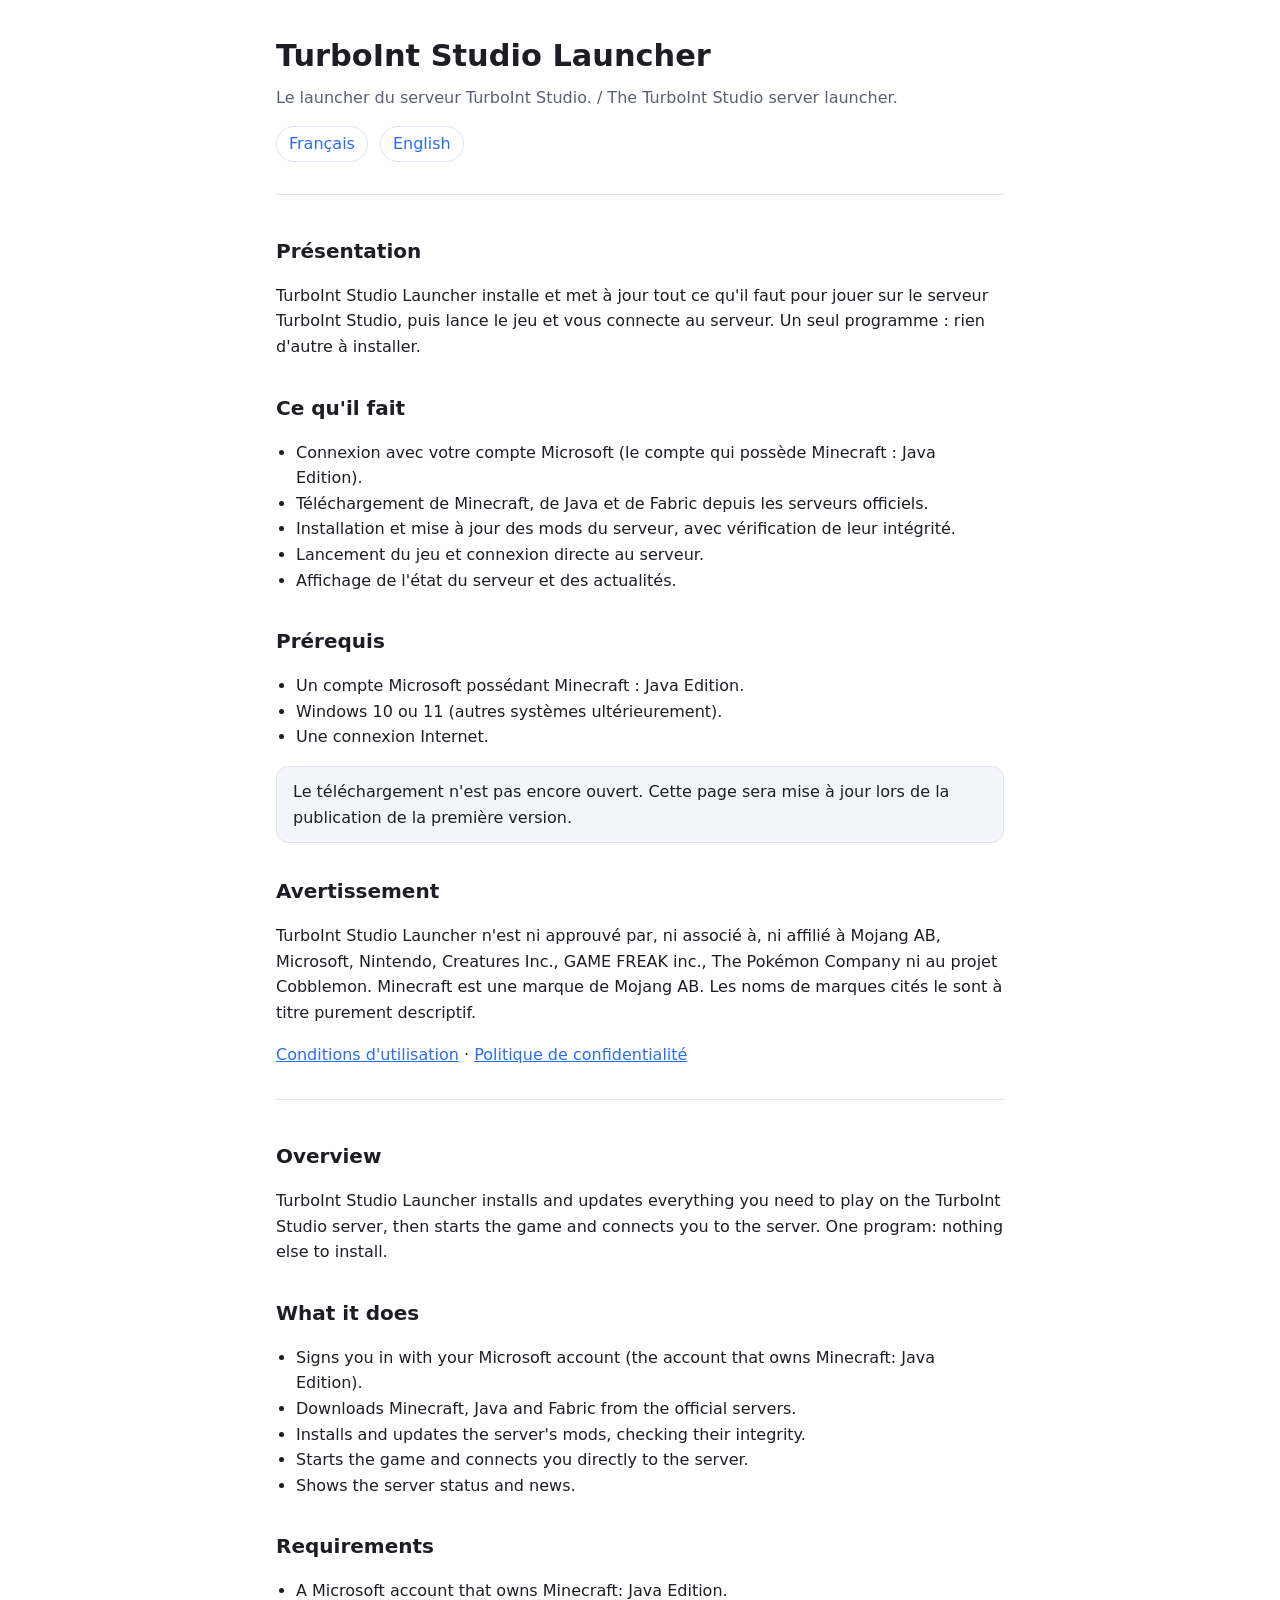
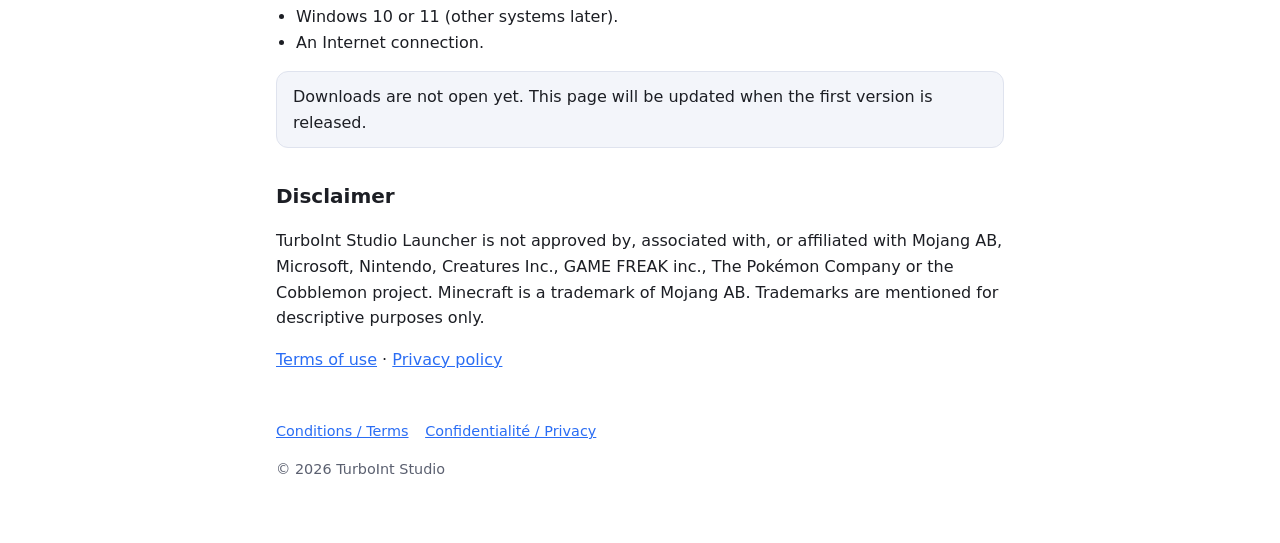
<file: index.html>
<!doctype html>
<html lang="fr">
<head>
  <meta charset="utf-8">
  <meta name="viewport" content="width=device-width, initial-scale=1">
  <title>TurboInt Studio Launcher</title>
  <meta name="description" content="Le launcher du serveur TurboInt Studio : installation, mise à jour des mods et connexion en un clic. / The TurboInt Studio server launcher.">
  <link rel="stylesheet" href="style.css">
</head>
<body>
<header>
  <h1>TurboInt Studio Launcher</h1>
  <p class="lead">Le launcher du serveur TurboInt Studio. / The TurboInt Studio server launcher.</p>
  <nav class="lang"><a href="#fr">Français</a><a href="#en">English</a></nav>
</header>

<main>
<section class="lang" id="fr" lang="fr">
  <h2>Présentation</h2>
  <p>TurboInt Studio Launcher installe et met à jour tout ce qu'il faut pour jouer sur le serveur TurboInt Studio, puis lance le jeu et vous connecte au serveur. Un seul programme : rien d'autre à installer.</p>

  <h2>Ce qu'il fait</h2>
  <ul>
    <li>Connexion avec votre compte Microsoft (le compte qui possède Minecraft : Java Edition).</li>
    <li>Téléchargement de Minecraft, de Java et de Fabric depuis les serveurs officiels.</li>
    <li>Installation et mise à jour des mods du serveur, avec vérification de leur intégrité.</li>
    <li>Lancement du jeu et connexion directe au serveur.</li>
    <li>Affichage de l'état du serveur et des actualités.</li>
  </ul>

  <h2>Prérequis</h2>
  <ul>
    <li>Un compte Microsoft possédant Minecraft : Java Edition.</li>
    <li>Windows 10 ou 11 (autres systèmes ultérieurement).</li>
    <li>Une connexion Internet.</li>
  </ul>

  <p class="card">Le téléchargement n'est pas encore ouvert. Cette page sera mise à jour lors de la publication de la première version.</p>

  <h2>Avertissement</h2>
  <p>TurboInt Studio Launcher n'est ni approuvé par, ni associé à, ni affilié à Mojang AB, Microsoft, Nintendo, Creatures Inc., GAME FREAK inc., The Pokémon Company ni au projet Cobblemon. Minecraft est une marque de Mojang AB. Les noms de marques cités le sont à titre purement descriptif.</p>

  <p><a href="conditions.html#fr">Conditions d'utilisation</a> · <a href="confidentialite.html#fr">Politique de confidentialité</a></p>
</section>

<section class="lang" id="en" lang="en">
  <h2>Overview</h2>
  <p>TurboInt Studio Launcher installs and updates everything you need to play on the TurboInt Studio server, then starts the game and connects you to the server. One program: nothing else to install.</p>

  <h2>What it does</h2>
  <ul>
    <li>Signs you in with your Microsoft account (the account that owns Minecraft: Java Edition).</li>
    <li>Downloads Minecraft, Java and Fabric from the official servers.</li>
    <li>Installs and updates the server's mods, checking their integrity.</li>
    <li>Starts the game and connects you directly to the server.</li>
    <li>Shows the server status and news.</li>
  </ul>

  <h2>Requirements</h2>
  <ul>
    <li>A Microsoft account that owns Minecraft: Java Edition.</li>
    <li>Windows 10 or 11 (other systems later).</li>
    <li>An Internet connection.</li>
  </ul>

  <p class="card">Downloads are not open yet. This page will be updated when the first version is released.</p>

  <h2>Disclaimer</h2>
  <p>TurboInt Studio Launcher is not approved by, associated with, or affiliated with Mojang AB, Microsoft, Nintendo, Creatures Inc., GAME FREAK inc., The Pokémon Company or the Cobblemon project. Minecraft is a trademark of Mojang AB. Trademarks are mentioned for descriptive purposes only.</p>

  <p><a href="conditions.html#en">Terms of use</a> · <a href="confidentialite.html#en">Privacy policy</a></p>
</section>
</main>

<footer>
  <a href="conditions.html">Conditions / Terms</a>
  <a href="confidentialite.html">Confidentialité / Privacy</a>
  <p>© 2026 TurboInt Studio</p>
</footer>
</body>
</html>
</file>
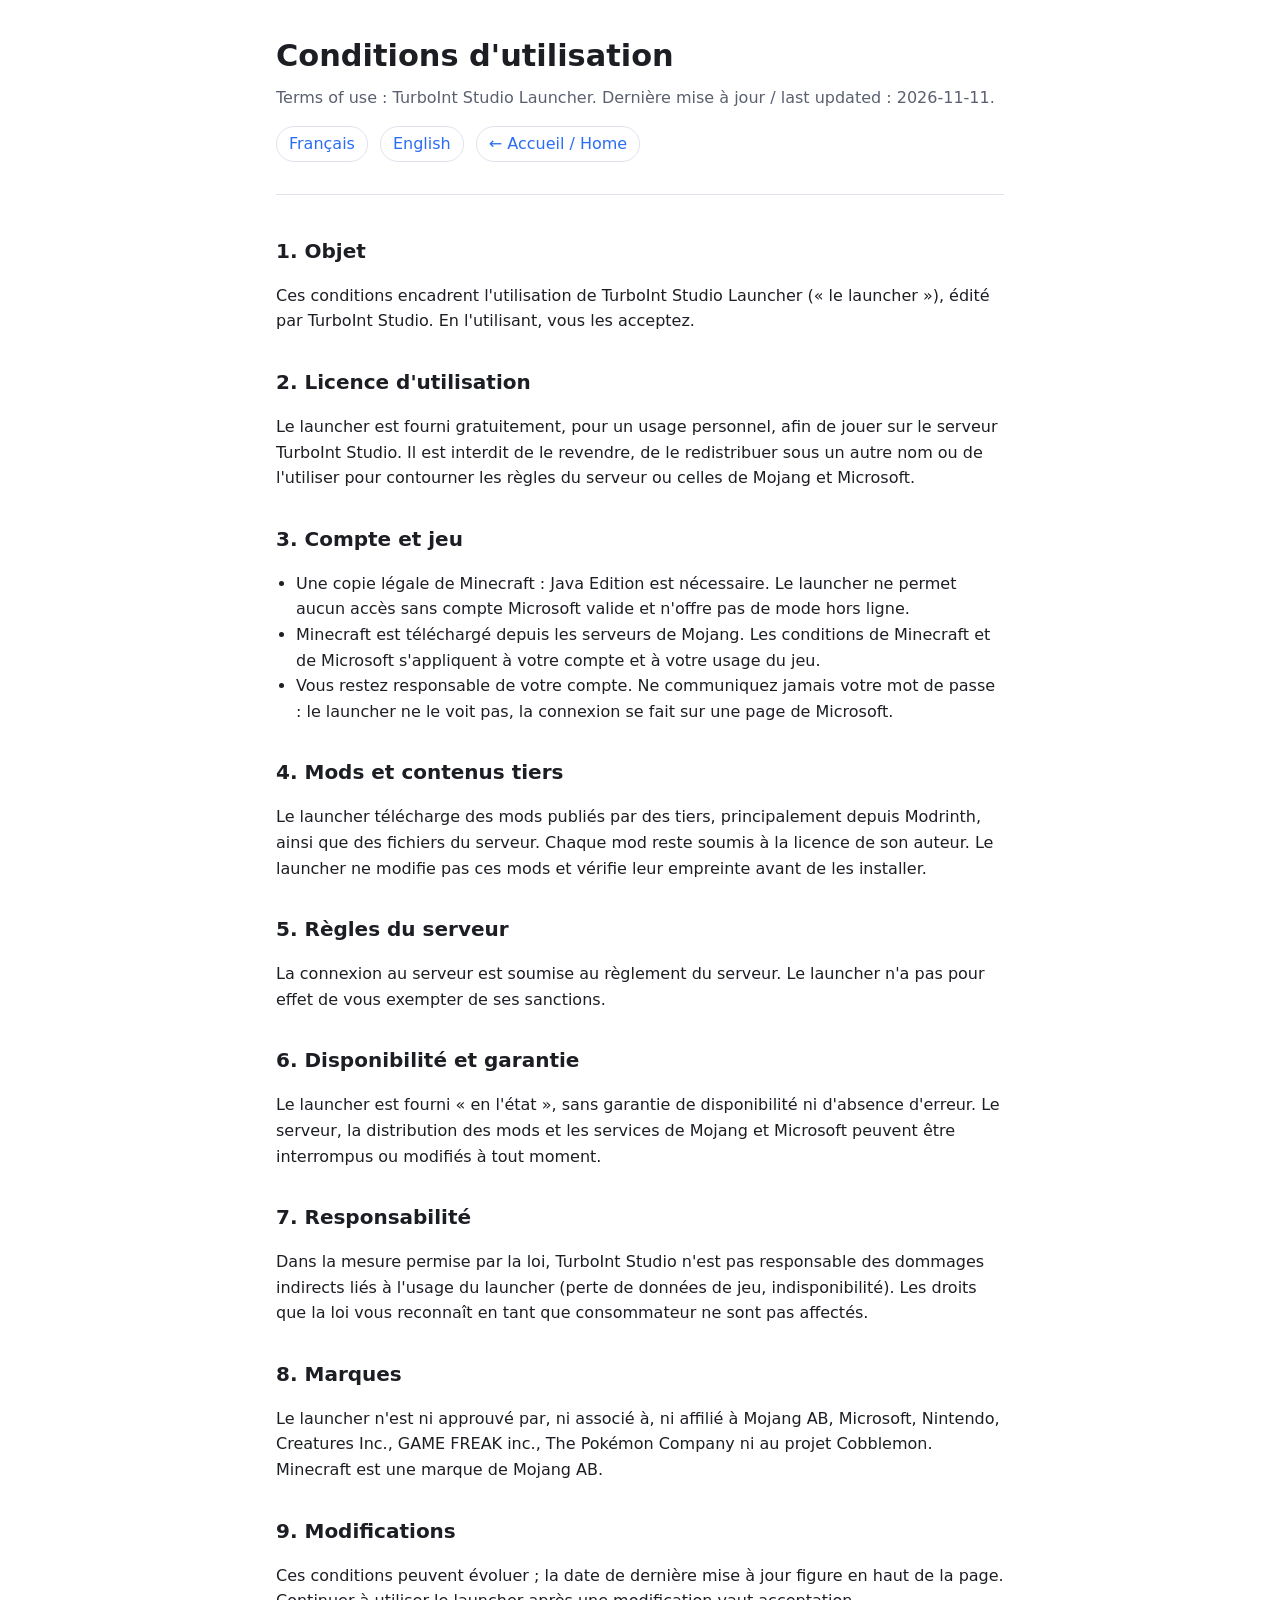
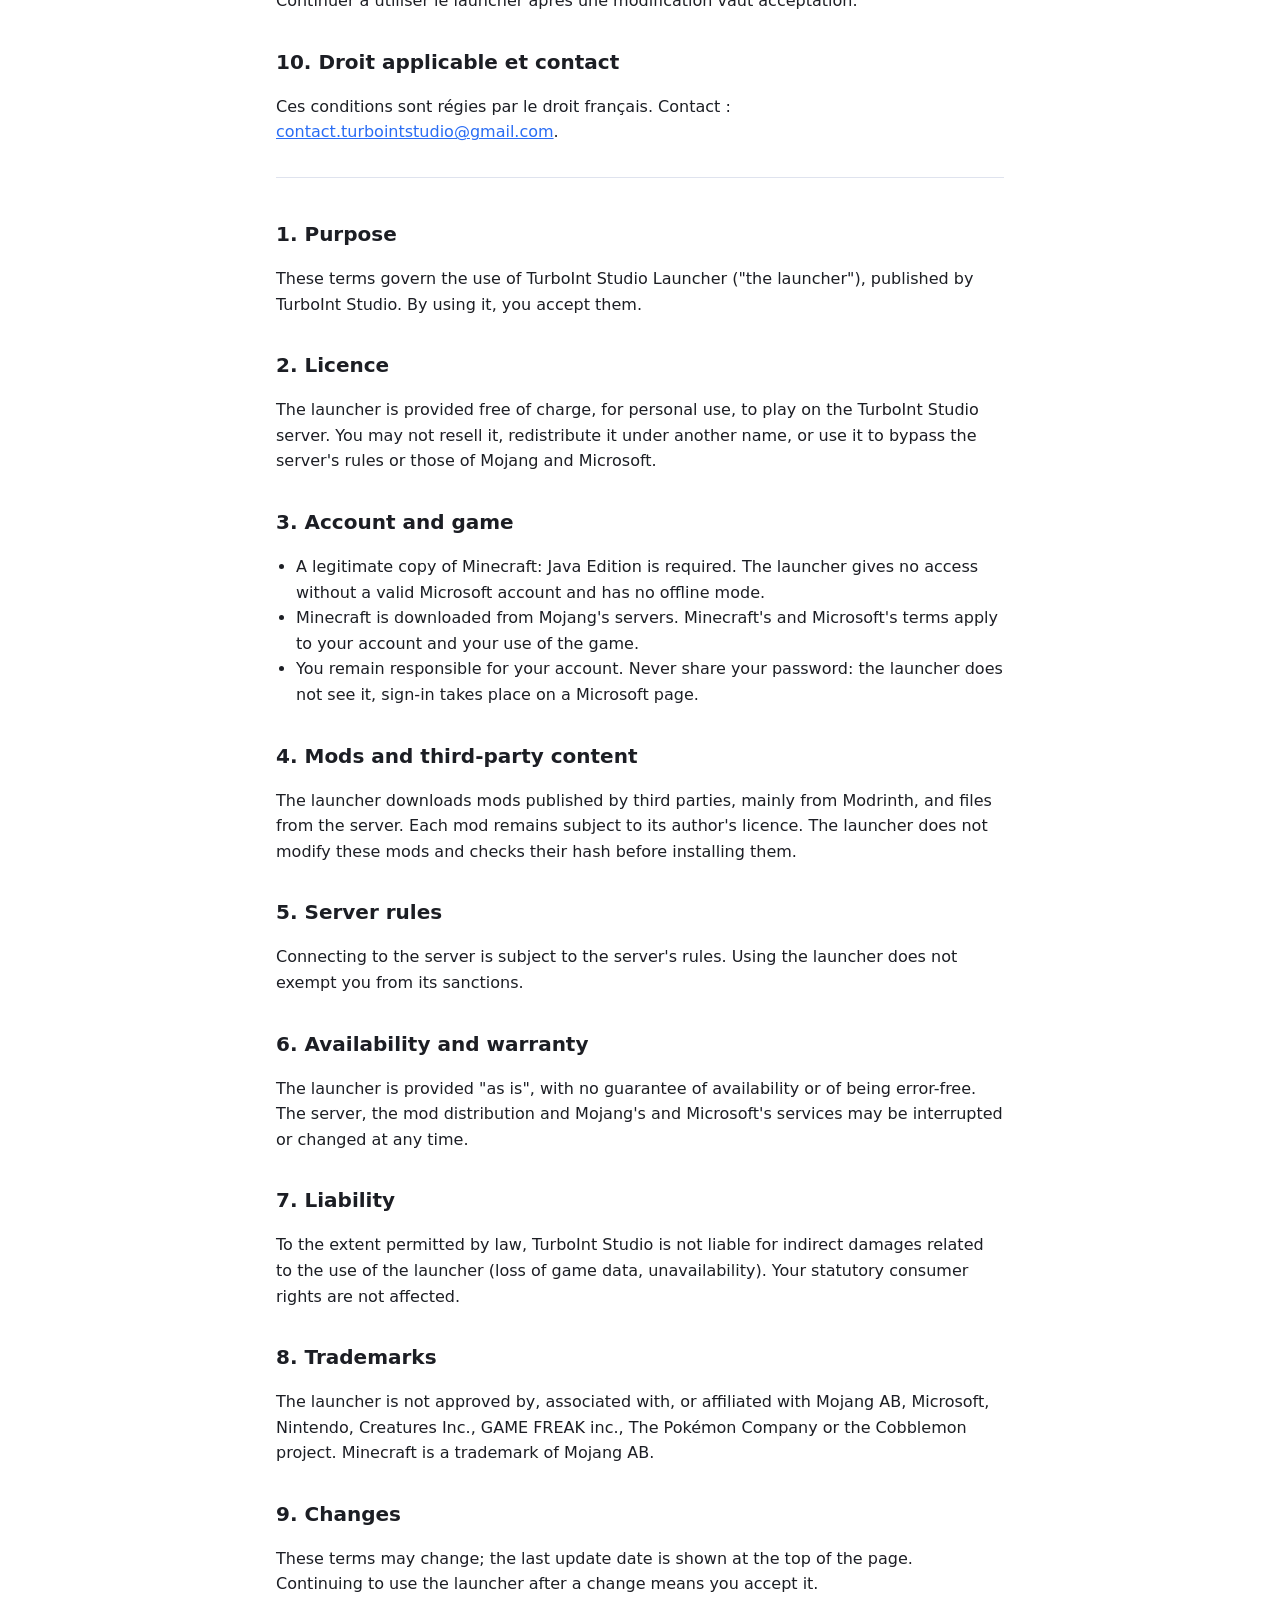
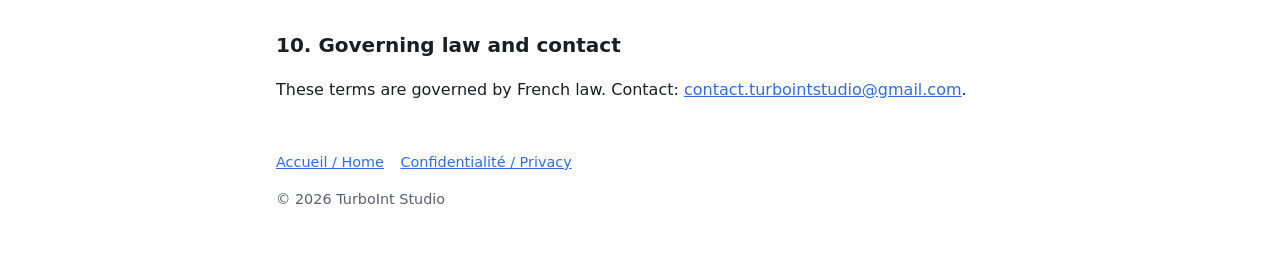
<file: conditions.html>
<!doctype html>
<html lang="fr">
<head>
  <meta charset="utf-8">
  <meta name="viewport" content="width=device-width, initial-scale=1">
  <title>Conditions d'utilisation / Terms of use : TurboInt Studio Launcher</title>
  <link rel="stylesheet" href="style.css">
</head>
<body>
<header>
  <h1>Conditions d'utilisation</h1>
  <p class="lead">Terms of use : TurboInt Studio Launcher. Dernière mise à jour / last updated : 2026-11-11.</p>
  <nav class="lang"><a href="#fr">Français</a><a href="#en">English</a><a href="index.html">← Accueil / Home</a></nav>
</header>

<main>
<section class="lang" id="fr" lang="fr">
  <h2>1. Objet</h2>
  <p>Ces conditions encadrent l'utilisation de TurboInt Studio Launcher (« le launcher »), édité par TurboInt Studio. En l'utilisant, vous les acceptez.</p>

  <h2>2. Licence d'utilisation</h2>
  <p>Le launcher est fourni gratuitement, pour un usage personnel, afin de jouer sur le serveur TurboInt Studio. Il est interdit de le revendre, de le redistribuer sous un autre nom ou de l'utiliser pour contourner les règles du serveur ou celles de Mojang et Microsoft.</p>

  <h2>3. Compte et jeu</h2>
  <ul>
    <li>Une copie légale de Minecraft : Java Edition est nécessaire. Le launcher ne permet aucun accès sans compte Microsoft valide et n'offre pas de mode hors ligne.</li>
    <li>Minecraft est téléchargé depuis les serveurs de Mojang. Les conditions de Minecraft et de Microsoft s'appliquent à votre compte et à votre usage du jeu.</li>
    <li>Vous restez responsable de votre compte. Ne communiquez jamais votre mot de passe : le launcher ne le voit pas, la connexion se fait sur une page de Microsoft.</li>
  </ul>

  <h2>4. Mods et contenus tiers</h2>
  <p>Le launcher télécharge des mods publiés par des tiers, principalement depuis Modrinth, ainsi que des fichiers du serveur. Chaque mod reste soumis à la licence de son auteur. Le launcher ne modifie pas ces mods et vérifie leur empreinte avant de les installer.</p>

  <h2>5. Règles du serveur</h2>
  <p>La connexion au serveur est soumise au règlement du serveur. Le launcher n'a pas pour effet de vous exempter de ses sanctions.</p>

  <h2>6. Disponibilité et garantie</h2>
  <p>Le launcher est fourni « en l'état », sans garantie de disponibilité ni d'absence d'erreur. Le serveur, la distribution des mods et les services de Mojang et Microsoft peuvent être interrompus ou modifiés à tout moment.</p>

  <h2>7. Responsabilité</h2>
  <p>Dans la mesure permise par la loi, TurboInt Studio n'est pas responsable des dommages indirects liés à l'usage du launcher (perte de données de jeu, indisponibilité). Les droits que la loi vous reconnaît en tant que consommateur ne sont pas affectés.</p>

  <h2>8. Marques</h2>
  <p>Le launcher n'est ni approuvé par, ni associé à, ni affilié à Mojang AB, Microsoft, Nintendo, Creatures Inc., GAME FREAK inc., The Pokémon Company ni au projet Cobblemon. Minecraft est une marque de Mojang AB.</p>

  <h2>9. Modifications</h2>
  <p>Ces conditions peuvent évoluer ; la date de dernière mise à jour figure en haut de la page. Continuer à utiliser le launcher après une modification vaut acceptation.</p>

  <h2>10. Droit applicable et contact</h2>
  <p>Ces conditions sont régies par le droit français. Contact : <a href="mailto:contact.turbointstudio@gmail.com">contact.turbointstudio@gmail.com</a>.</p>
</section>

<section class="lang" id="en" lang="en">
  <h2>1. Purpose</h2>
  <p>These terms govern the use of TurboInt Studio Launcher ("the launcher"), published by TurboInt Studio. By using it, you accept them.</p>

  <h2>2. Licence</h2>
  <p>The launcher is provided free of charge, for personal use, to play on the TurboInt Studio server. You may not resell it, redistribute it under another name, or use it to bypass the server's rules or those of Mojang and Microsoft.</p>

  <h2>3. Account and game</h2>
  <ul>
    <li>A legitimate copy of Minecraft: Java Edition is required. The launcher gives no access without a valid Microsoft account and has no offline mode.</li>
    <li>Minecraft is downloaded from Mojang's servers. Minecraft's and Microsoft's terms apply to your account and your use of the game.</li>
    <li>You remain responsible for your account. Never share your password: the launcher does not see it, sign-in takes place on a Microsoft page.</li>
  </ul>

  <h2>4. Mods and third-party content</h2>
  <p>The launcher downloads mods published by third parties, mainly from Modrinth, and files from the server. Each mod remains subject to its author's licence. The launcher does not modify these mods and checks their hash before installing them.</p>

  <h2>5. Server rules</h2>
  <p>Connecting to the server is subject to the server's rules. Using the launcher does not exempt you from its sanctions.</p>

  <h2>6. Availability and warranty</h2>
  <p>The launcher is provided "as is", with no guarantee of availability or of being error-free. The server, the mod distribution and Mojang's and Microsoft's services may be interrupted or changed at any time.</p>

  <h2>7. Liability</h2>
  <p>To the extent permitted by law, TurboInt Studio is not liable for indirect damages related to the use of the launcher (loss of game data, unavailability). Your statutory consumer rights are not affected.</p>

  <h2>8. Trademarks</h2>
  <p>The launcher is not approved by, associated with, or affiliated with Mojang AB, Microsoft, Nintendo, Creatures Inc., GAME FREAK inc., The Pokémon Company or the Cobblemon project. Minecraft is a trademark of Mojang AB.</p>

  <h2>9. Changes</h2>
  <p>These terms may change; the last update date is shown at the top of the page. Continuing to use the launcher after a change means you accept it.</p>

  <h2>10. Governing law and contact</h2>
  <p>These terms are governed by French law. Contact: <a href="mailto:contact.turbointstudio@gmail.com">contact.turbointstudio@gmail.com</a>.</p>
</section>
</main>

<footer>
  <a href="index.html">Accueil / Home</a>
  <a href="confidentialite.html">Confidentialité / Privacy</a>
  <p>© 2026 TurboInt Studio</p>
</footer>
</body>
</html>
</file>
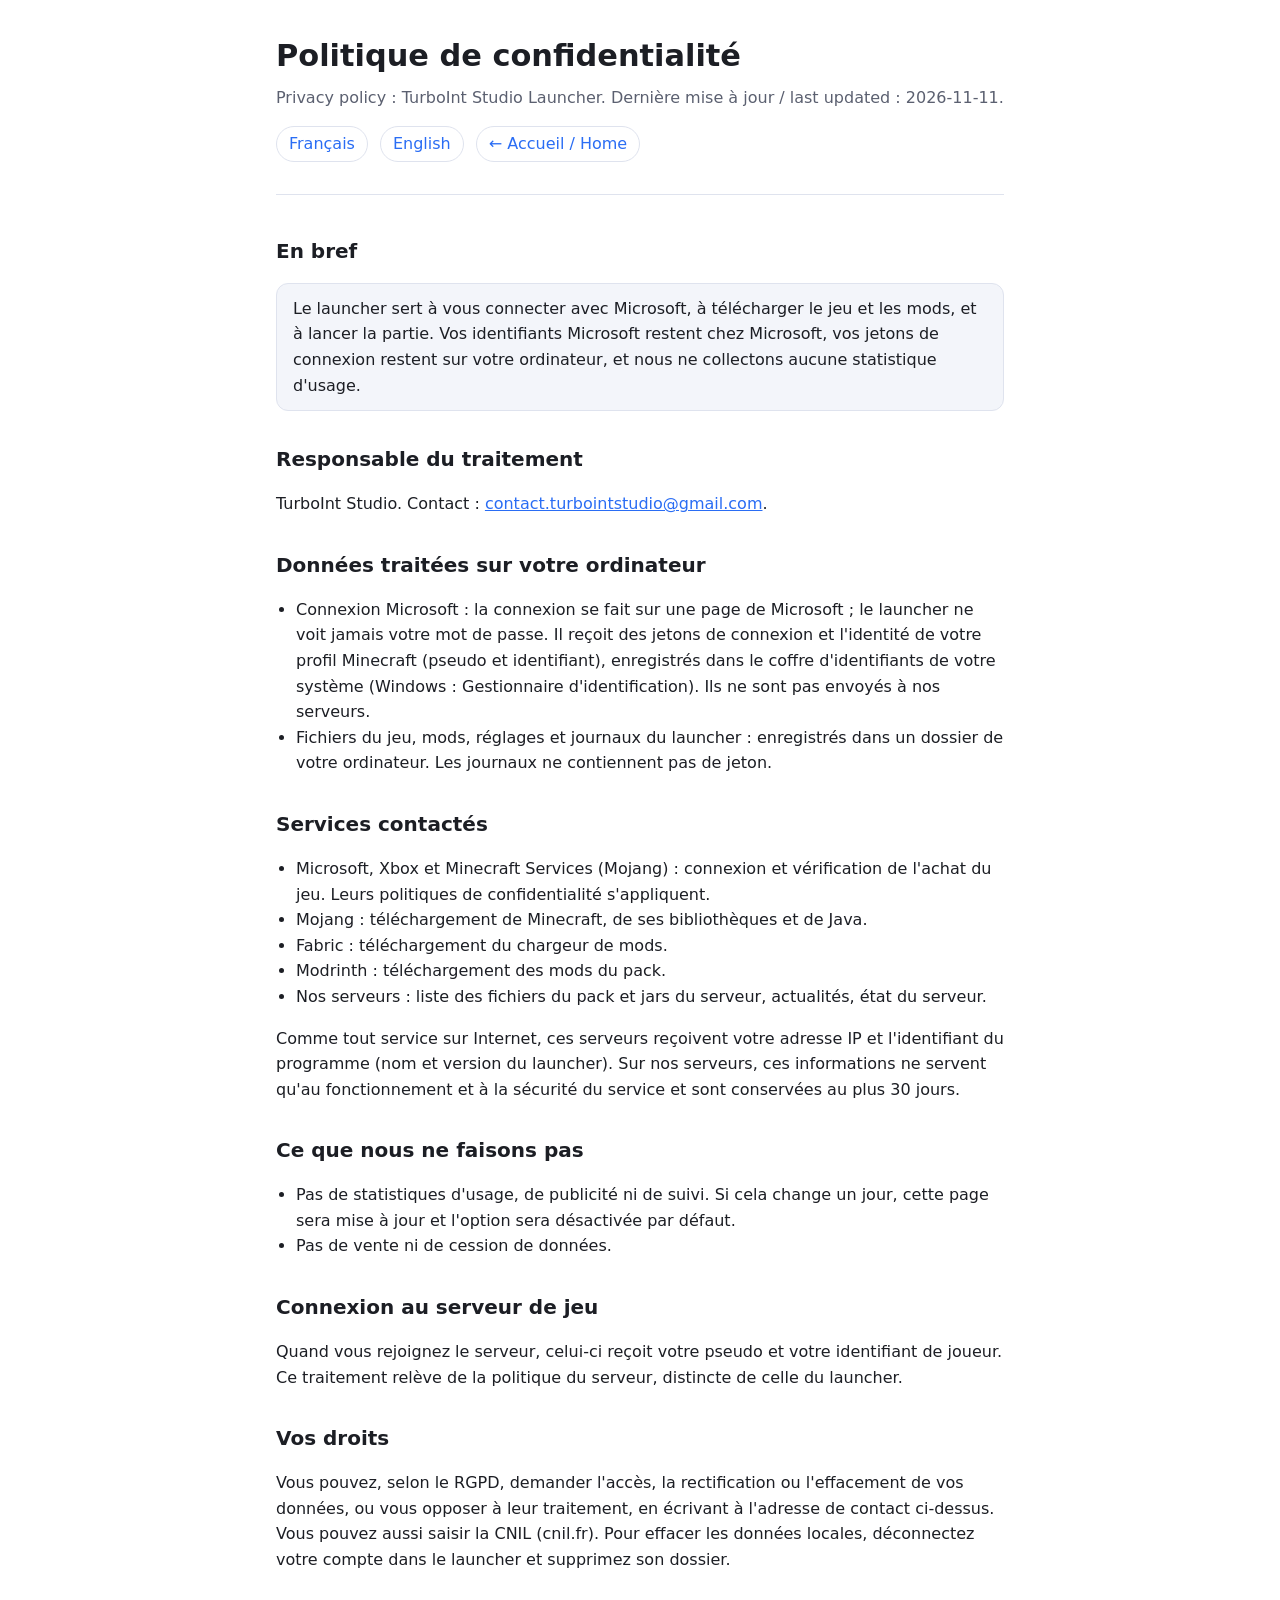
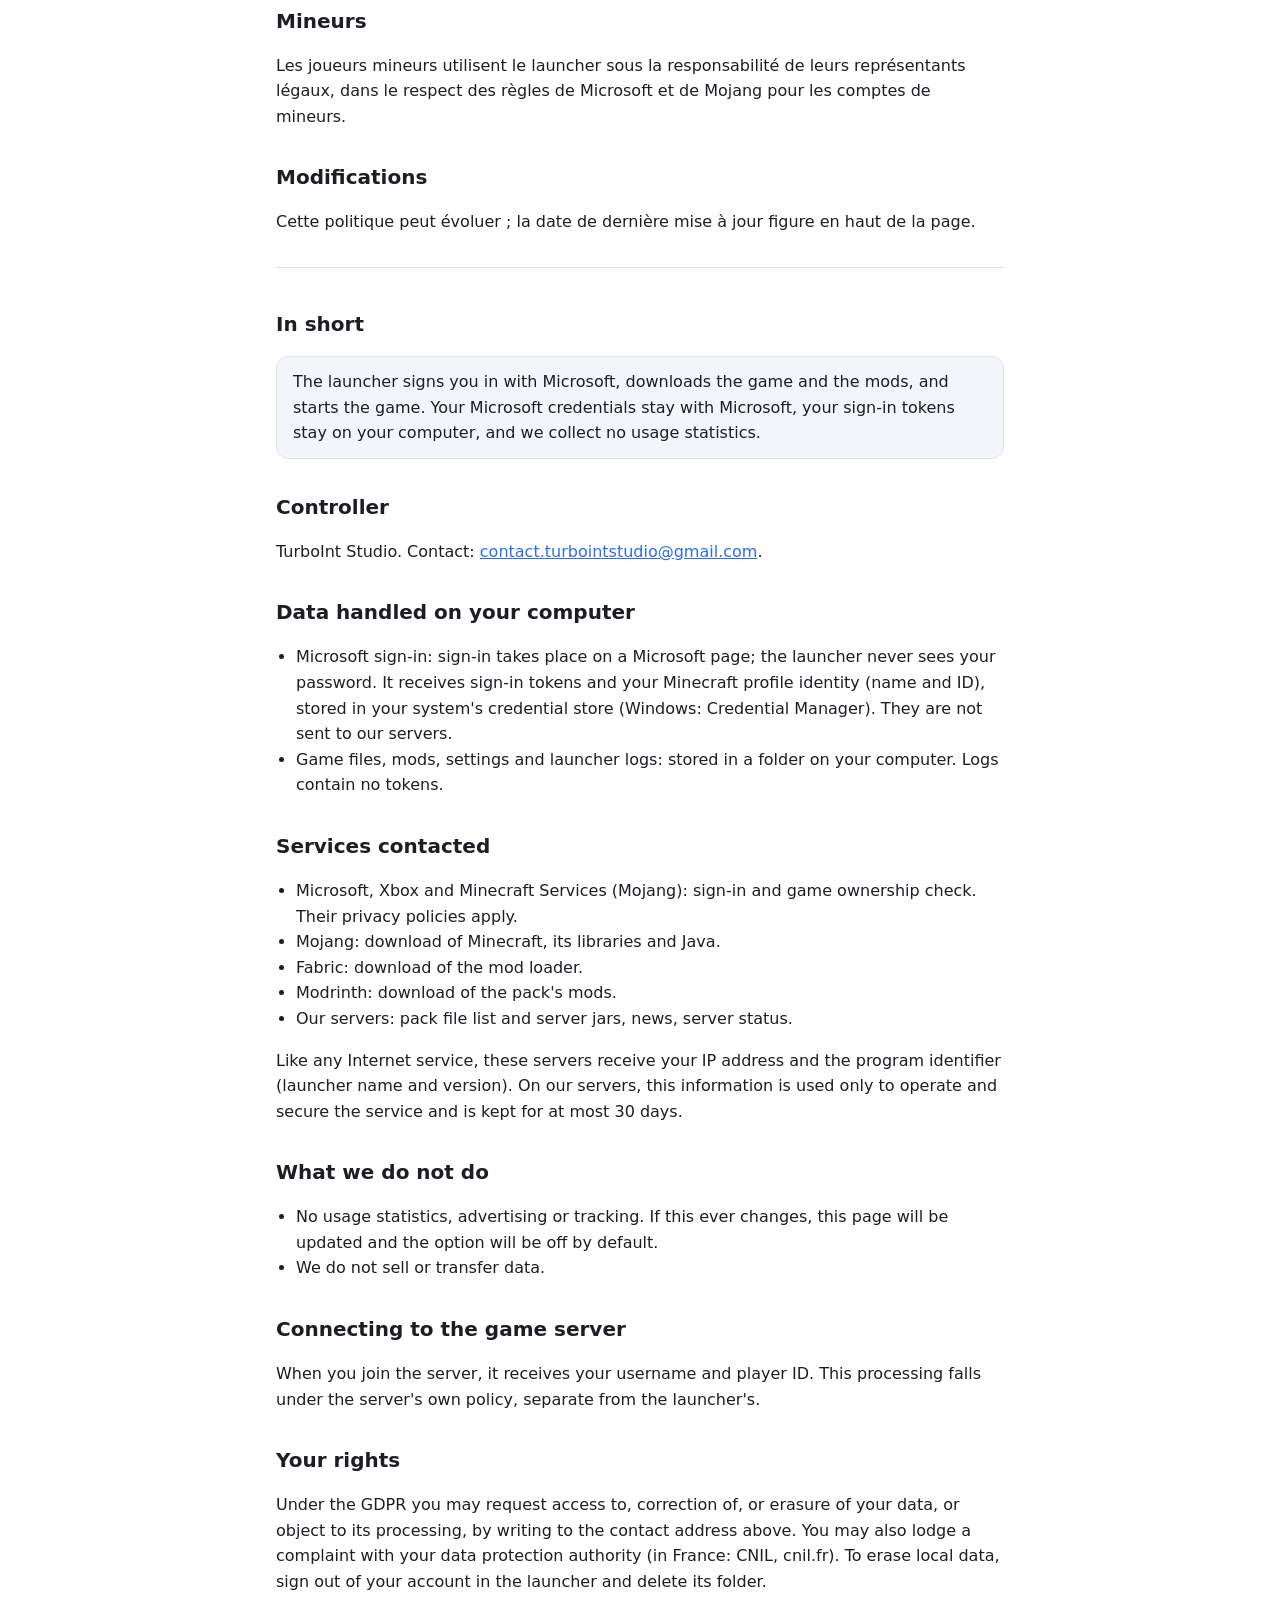
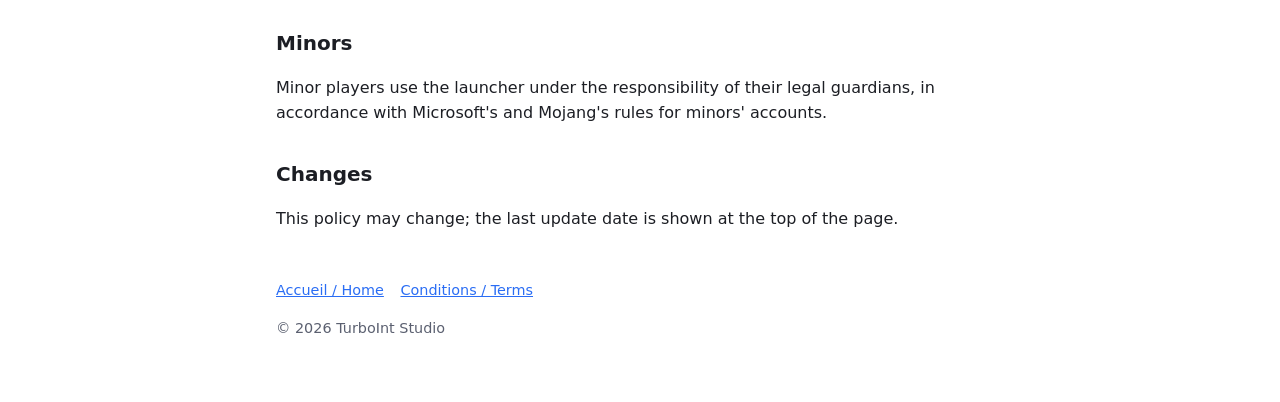
<file: confidentialite.html>
<!doctype html>
<html lang="fr">
<head>
  <meta charset="utf-8">
  <meta name="viewport" content="width=device-width, initial-scale=1">
  <title>Politique de confidentialité / Privacy policy : TurboInt Studio Launcher</title>
  <link rel="stylesheet" href="style.css">
</head>
<body>
<header>
  <h1>Politique de confidentialité</h1>
  <p class="lead">Privacy policy : TurboInt Studio Launcher. Dernière mise à jour / last updated : 2026-11-11.</p>
  <nav class="lang"><a href="#fr">Français</a><a href="#en">English</a><a href="index.html">← Accueil / Home</a></nav>
</header>

<main>
<section class="lang" id="fr" lang="fr">
  <h2>En bref</h2>
  <p class="card">Le launcher sert à vous connecter avec Microsoft, à télécharger le jeu et les mods, et à lancer la partie. Vos identifiants Microsoft restent chez Microsoft, vos jetons de connexion restent sur votre ordinateur, et nous ne collectons aucune statistique d'usage.</p>

  <h2>Responsable du traitement</h2>
  <p>TurboInt Studio. Contact : <a href="mailto:contact.turbointstudio@gmail.com">contact.turbointstudio@gmail.com</a>.</p>

  <h2>Données traitées sur votre ordinateur</h2>
  <ul>
    <li>Connexion Microsoft : la connexion se fait sur une page de Microsoft ; le launcher ne voit jamais votre mot de passe. Il reçoit des jetons de connexion et l'identité de votre profil Minecraft (pseudo et identifiant), enregistrés dans le coffre d'identifiants de votre système (Windows : Gestionnaire d'identification). Ils ne sont pas envoyés à nos serveurs.</li>
    <li>Fichiers du jeu, mods, réglages et journaux du launcher : enregistrés dans un dossier de votre ordinateur. Les journaux ne contiennent pas de jeton.</li>
  </ul>

  <h2>Services contactés</h2>
  <ul>
    <li>Microsoft, Xbox et Minecraft Services (Mojang) : connexion et vérification de l'achat du jeu. Leurs politiques de confidentialité s'appliquent.</li>
    <li>Mojang : téléchargement de Minecraft, de ses bibliothèques et de Java.</li>
    <li>Fabric : téléchargement du chargeur de mods.</li>
    <li>Modrinth : téléchargement des mods du pack.</li>
    <li>Nos serveurs : liste des fichiers du pack et jars du serveur, actualités, état du serveur.</li>
  </ul>
  <p>Comme tout service sur Internet, ces serveurs reçoivent votre adresse IP et l'identifiant du programme (nom et version du launcher). Sur nos serveurs, ces informations ne servent qu'au fonctionnement et à la sécurité du service et sont conservées au plus 30 jours.</p>

  <h2>Ce que nous ne faisons pas</h2>
  <ul>
    <li>Pas de statistiques d'usage, de publicité ni de suivi. Si cela change un jour, cette page sera mise à jour et l'option sera désactivée par défaut.</li>
    <li>Pas de vente ni de cession de données.</li>
  </ul>

  <h2>Connexion au serveur de jeu</h2>
  <p>Quand vous rejoignez le serveur, celui-ci reçoit votre pseudo et votre identifiant de joueur. Ce traitement relève de la politique du serveur, distincte de celle du launcher.</p>

  <h2>Vos droits</h2>
  <p>Vous pouvez, selon le RGPD, demander l'accès, la rectification ou l'effacement de vos données, ou vous opposer à leur traitement, en écrivant à l'adresse de contact ci-dessus. Vous pouvez aussi saisir la CNIL (cnil.fr). Pour effacer les données locales, déconnectez votre compte dans le launcher et supprimez son dossier.</p>

  <h2>Mineurs</h2>
  <p>Les joueurs mineurs utilisent le launcher sous la responsabilité de leurs représentants légaux, dans le respect des règles de Microsoft et de Mojang pour les comptes de mineurs.</p>

  <h2>Modifications</h2>
  <p>Cette politique peut évoluer ; la date de dernière mise à jour figure en haut de la page.</p>
</section>

<section class="lang" id="en" lang="en">
  <h2>In short</h2>
  <p class="card">The launcher signs you in with Microsoft, downloads the game and the mods, and starts the game. Your Microsoft credentials stay with Microsoft, your sign-in tokens stay on your computer, and we collect no usage statistics.</p>

  <h2>Controller</h2>
  <p>TurboInt Studio. Contact: <a href="mailto:contact.turbointstudio@gmail.com">contact.turbointstudio@gmail.com</a>.</p>

  <h2>Data handled on your computer</h2>
  <ul>
    <li>Microsoft sign-in: sign-in takes place on a Microsoft page; the launcher never sees your password. It receives sign-in tokens and your Minecraft profile identity (name and ID), stored in your system's credential store (Windows: Credential Manager). They are not sent to our servers.</li>
    <li>Game files, mods, settings and launcher logs: stored in a folder on your computer. Logs contain no tokens.</li>
  </ul>

  <h2>Services contacted</h2>
  <ul>
    <li>Microsoft, Xbox and Minecraft Services (Mojang): sign-in and game ownership check. Their privacy policies apply.</li>
    <li>Mojang: download of Minecraft, its libraries and Java.</li>
    <li>Fabric: download of the mod loader.</li>
    <li>Modrinth: download of the pack's mods.</li>
    <li>Our servers: pack file list and server jars, news, server status.</li>
  </ul>
  <p>Like any Internet service, these servers receive your IP address and the program identifier (launcher name and version). On our servers, this information is used only to operate and secure the service and is kept for at most 30 days.</p>

  <h2>What we do not do</h2>
  <ul>
    <li>No usage statistics, advertising or tracking. If this ever changes, this page will be updated and the option will be off by default.</li>
    <li>We do not sell or transfer data.</li>
  </ul>

  <h2>Connecting to the game server</h2>
  <p>When you join the server, it receives your username and player ID. This processing falls under the server's own policy, separate from the launcher's.</p>

  <h2>Your rights</h2>
  <p>Under the GDPR you may request access to, correction of, or erasure of your data, or object to its processing, by writing to the contact address above. You may also lodge a complaint with your data protection authority (in France: CNIL, cnil.fr). To erase local data, sign out of your account in the launcher and delete its folder.</p>

  <h2>Minors</h2>
  <p>Minor players use the launcher under the responsibility of their legal guardians, in accordance with Microsoft's and Mojang's rules for minors' accounts.</p>

  <h2>Changes</h2>
  <p>This policy may change; the last update date is shown at the top of the page.</p>
</section>
</main>

<footer>
  <a href="index.html">Accueil / Home</a>
  <a href="conditions.html">Conditions / Terms</a>
  <p>© 2026 TurboInt Studio</p>
</footer>
</body>
</html>
</file>
<file: style.css>
:root {
  --bg: #ffffff;
  --fg: #1c1e24;
  --muted: #5b6070;
  --accent: #2a6df4;
  --card: #f3f5fa;
  --line: #dfe3ee;
}
@media (prefers-color-scheme: dark) {
  :root {
    --bg: #14161c;
    --fg: #e9ebf2;
    --muted: #9aa1b5;
    --accent: #6c9bff;
    --card: #1d2029;
    --line: #2b2f3b;
  }
}
* { box-sizing: border-box; }
body {
  margin: 0;
  background: var(--bg);
  color: var(--fg);
  font: 16px/1.6 system-ui, -apple-system, "Segoe UI", Roboto, sans-serif;
}
main, header, footer {
  max-width: 760px;
  margin: 0 auto;
  padding: 0 16px;
}
header { padding-top: 32px; }
h1 { font-size: 1.9rem; margin: 0 0 4px; }
h2 { font-size: 1.25rem; margin: 32px 0 8px; }
h3 { font-size: 1.05rem; margin: 20px 0 6px; }
a { color: var(--accent); }
.lead { color: var(--muted); margin-top: 0; }
nav.lang { margin: 16px 0 0; display: flex; gap: 12px; flex-wrap: wrap; }
nav.lang a { padding: 4px 12px; border: 1px solid var(--line); border-radius: 999px; text-decoration: none; }
section.lang { border-top: 1px solid var(--line); margin-top: 32px; padding-top: 8px; }
.card { background: var(--card); border: 1px solid var(--line); border-radius: 12px; padding: 12px 16px; }
ul { padding-left: 20px; }
footer { color: var(--muted); font-size: 0.9rem; padding-top: 32px; padding-bottom: 48px; }
footer a { margin-right: 12px; }
</file>
